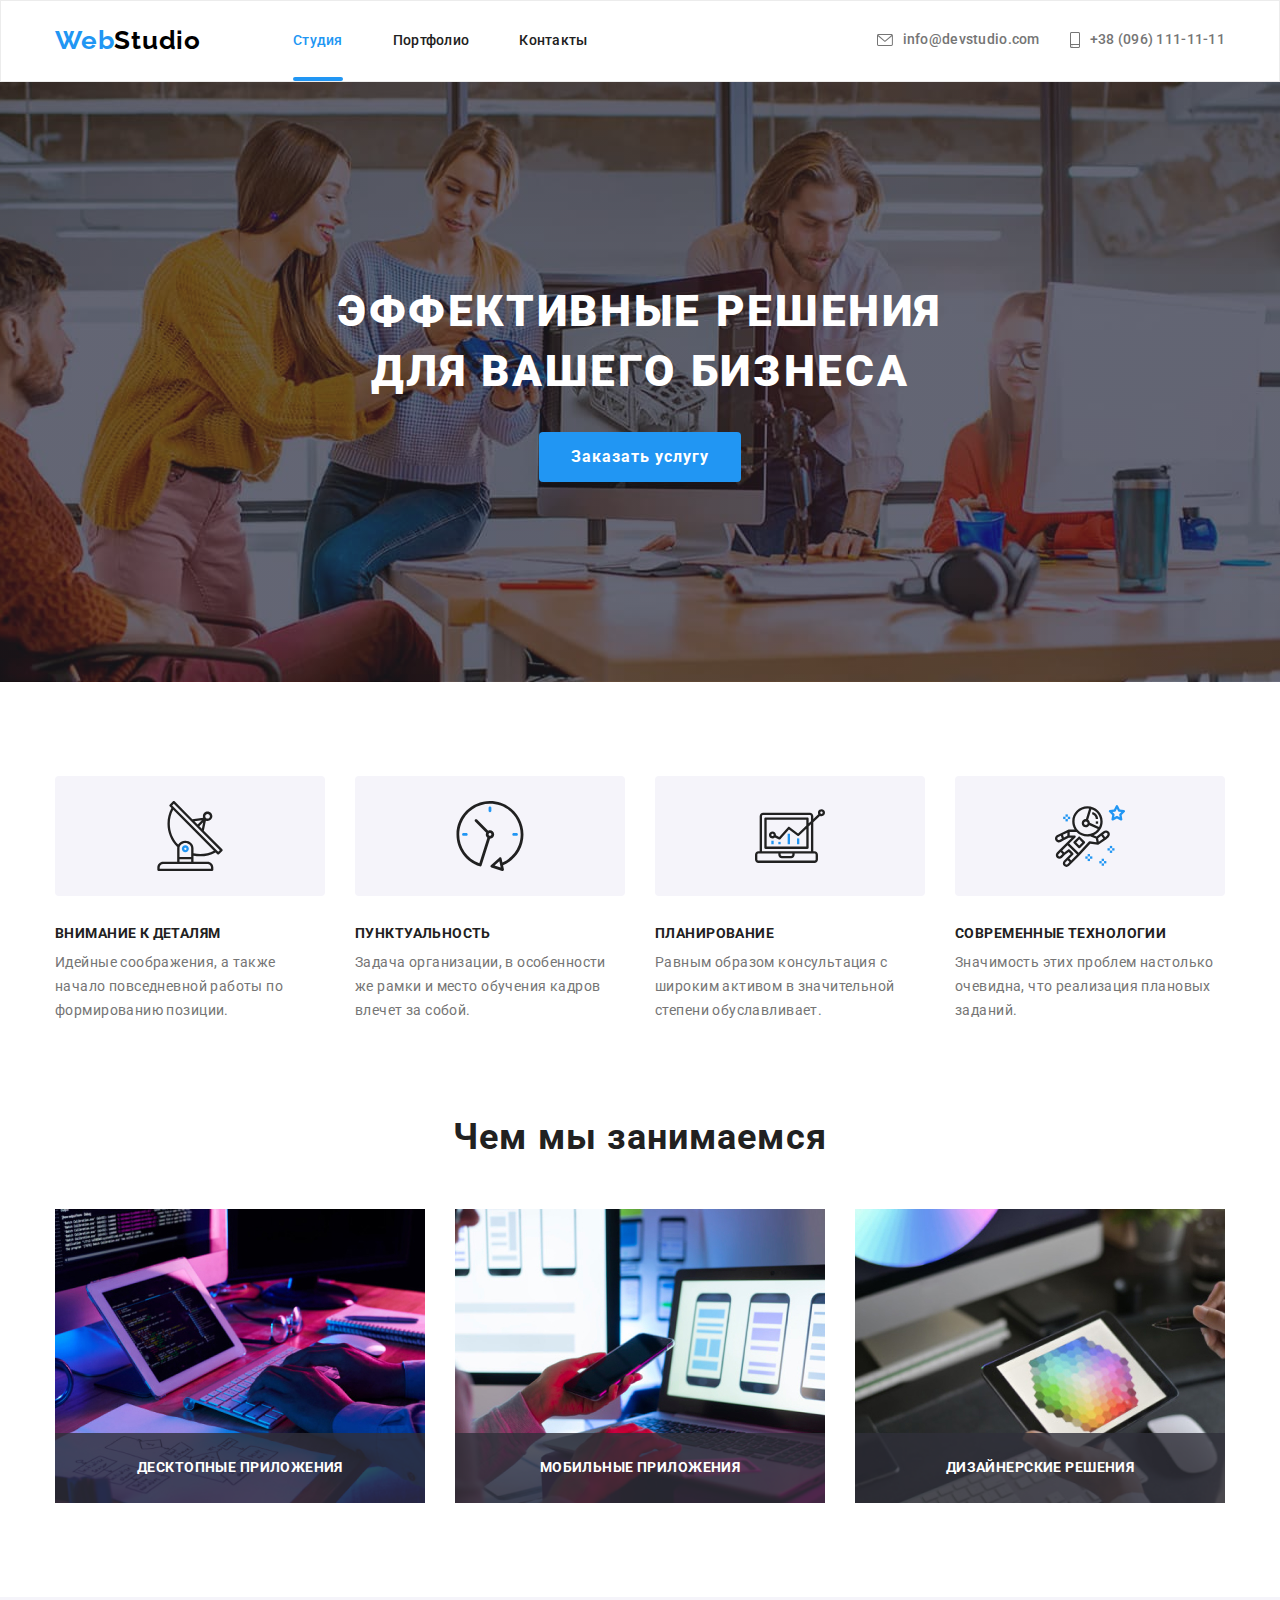
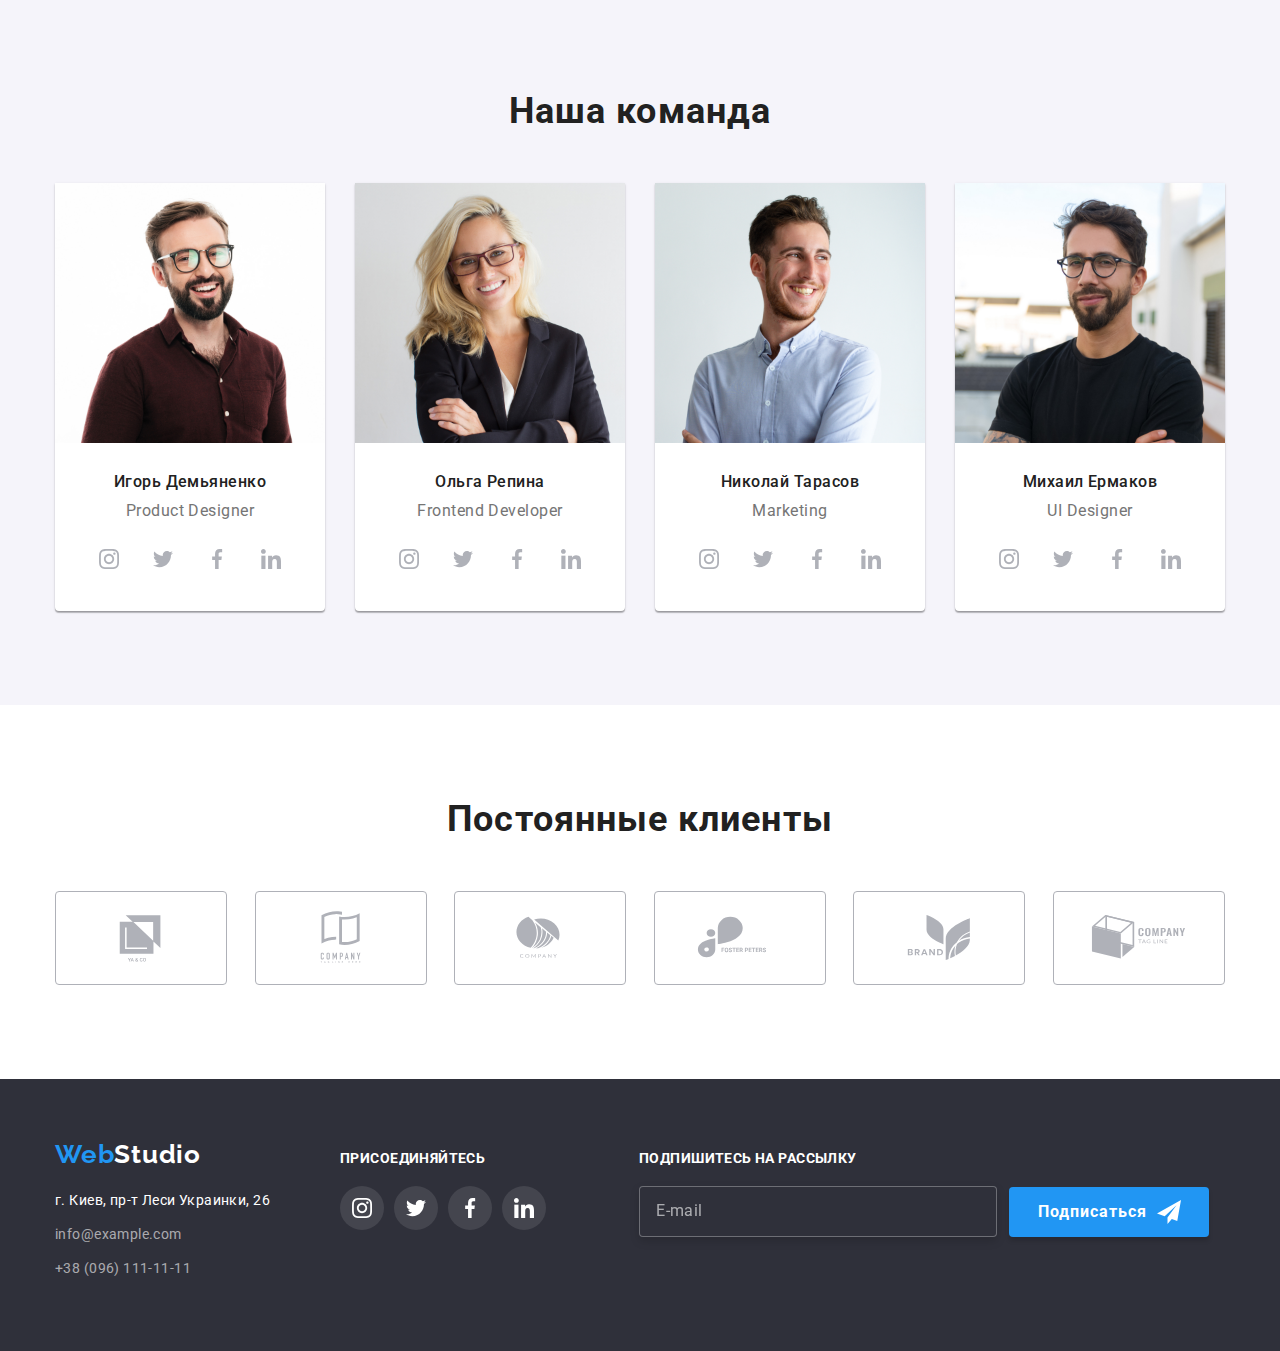
<file: index.html>
<!DOCTYPE html>
<html lang="ru">
  <head>
    <meta charset="UTF-8" />
    <meta http-equiv="X-UA-Compatible" content="IE=edge" />
    <meta name="viewport" content="width=device-width, initial-scale=1.0" />
    <title>WebStudio</title>
    <link rel="preconnect" href="https://fonts.gstatic.com" />
    <link
      href="https://fonts.googleapis.com/css2?family=Raleway:wght@700&family=Roboto:wght@400;500;700;900&display=swap"
      rel="stylesheet"
    />
    <link
      rel="stylesheet"
      href="https://cdnjs.cloudflare.com/ajax/libs/modern-normalize/1.1.0/modern-normalize.min.css
"
    />
    <link rel="stylesheet" href="./css/main.min.css" />
  </head>
  <body>
    <!--Header-->
    <header class="header">
      <div class="header__container container">
        <nav class="navigation">
          <a class="logo-link" href="./index.html"
            ><span class="logo-link__web">Web</span
            ><span class="logo-link__studio">Studio</span></a
          >
          <ul class="site-nav list">
            <li class="site-nav__item">
              <a class="site-nav__link link current" href="./index.html"
                >Студия</a
              >
            </li>
            <li class="site-nav__item">
              <a class="site-nav__link link" href="./portfolio.html"
                >Портфолио</a
              >
            </li>
            <li class="site-nav__item">
              <a class="site-nav__link link" href="#">Контакты</a>
            </li>
          </ul>
        </nav>

        <ul class="contact list">
          <li class="contact__item">
            <a class="contact__link link" href="mailto:info@devstudio.com">
              <svg class="contact__icon-envelope" width="16" height="12">
                <use href="./images/sprite.svg#icon-envelope"></use>
              </svg>
              info@devstudio.com
            </a>
          </li>
          <li class="contact__item">
            <a class="contact__link link" href="tel:+380961111111">
              <svg class="contact__icon-smartphone" width="10" height="16">
                <use href="./images/sprite.svg#icon-smartphone"></use>
              </svg>
              +38 (096) 111-11-11</a
            >
          </li>
        </ul>
      </div>
    </header>

    <main>
      <!--Hero-->

      <section class="hero">
        <div class="hero-page container">
          <h1 class="hero-page__title">
            Эффективные решения<br />для вашего бизнеса
          </h1>
          <button class="hero-btn" type="button" data-modal-open>
            Заказать услугу
          </button>
        </div>
      </section>

      <!--Features-->

      <section class="features-section">
        <div class="features-container container">
          <h2 class="visually-hidden">Приемущества компании</h2>
          <ul class="features list">
            <li class="features__item">
              <div class="features__wrapper">
                <svg class="features__icon">
                  <use href="./images/sprite.svg#icon-antenna "></use>
                </svg>
              </div>
              <div>
                <h3 class="features__title">Внимание к деталям</h3>
                <p class="features__text">
                  Идейные соображения, а также начало повседневной работы по
                  формированию позиции.
                </p>
              </div>
            </li>

            <li class="features__item">
              <div class="features__wrapper">
                <svg class="features__icon">
                  <use href="./images/sprite.svg#icon-clock "></use>
                </svg>
              </div>
              <div>
                <h3 class="features__title">Пунктуальность</h3>
                <p class="features__text">
                  Задача организации, в особенности же рамки и место обучения
                  кадров влечет за собой.
                </p>
              </div>
            </li>

            <li class="features__item">
              <div class="features__wrapper">
                <svg class="features__icon">
                  <use href="./images/sprite.svg#icon-diagram"></use>
                </svg>
              </div>
              <div>
                <h3 class="features__title">Планирование</h3>
                <p class="features__text">
                  Равным образом консультация с широким активом в значительной
                  степени обуславливает.
                </p>
              </div>
            </li>
            <li class="features__item">
              <div class="features__wrapper">
                <svg class="features__icon">
                  <use href="./images/sprite.svg#icon-astronaut"></use>
                </svg>
              </div>
              <div>
                <h3 class="features__title">Современные технологии</h3>
                <p class="features__text">
                  Значимость этих проблем настолько очевидна, что реализация
                  плановых заданий.
                </p>
              </div>
            </li>
          </ul>
        </div>
      </section>

      <!--Projects-->

      <section class="projects-section">
        <div class="project container">
          <h2 class="project__title">Чем мы занимаемся</h2>
          <ul class="project-list list">
            <li class="project-list__item">
              <div class="project-list__image">
                <img
                  src="./images/sitelayout.jpg"
                  alt="разработчик набирает код"
                  width="370"
                  height="294"
                />
                <p class="project-list__overlay">Десктопные приложения</p>
              </div>
            </li>
            <li class="project-list__item">
              <div class="project-list__image">
                <img
                  src="./images/mobiledesign.jpg"
                  alt="разработка мобильного дизайна"
                  width="370"
                  height="294"
                />
                <p class="project-list__overlay">Мобильные приложения</p>
              </div>
            </li>
            <li class="project-list__item">
              <div class="project-list__image">
                <img
                  src="./images/rastergraphics.jpg"
                  alt="растровая графика"
                  width="370"
                  height="294"
                />
                <p class="project-list__overlay">Дизайнерские решения</p>
              </div>
            </li>
          </ul>
        </div>
      </section>

      <!--Team company-->

      <section class="team-section">
        <div class="team container">
          <h2 class="team__title">Наша команда</h2>
          <ul class="team-list list">
            <li class="team-list__item">
              <img
                src="./images/igordemianenko.jpg"
                alt="фото игорь демьяненко"
                width="270"
                height="260"
              />
              <div class="person">
                <h3 class="person__name">Игорь Демьяненко</h3>
                <p class="person__position" lang="en">Product Designer</p>
                <ul class="social-list list">
                  <li class="social-list__item">
                    <a href="#" class="social-list__link">
                      <svg class="social-list__icon">
                        <use href="./images/sprite.svg#icon-instagram"></use>
                      </svg>
                    </a>
                  </li>
                  <li class="social-list__item">
                    <a href="#" class="social-list__link">
                      <svg class="social-list__icon">
                        <use href="./images/sprite.svg#icon-twitter"></use>
                      </svg>
                    </a>
                  </li>
                  <li class="social-list__item">
                    <a href="" class="social-list__link">
                      <svg class="social-list__icon">
                        <use href="./images/sprite.svg#icon-facebook"></use>
                      </svg>
                    </a>
                  </li>
                  <li class="social-list__item">
                    <a href="" class="social-list__link">
                      <svg class="social-list__icon">
                        <use href="./images/sprite.svg#icon-linkedin"></use>
                      </svg>
                    </a>
                  </li>
                </ul>
              </div>
            </li>
            <li class="team-list__item">
              <img
                src="./images/olgarepina.jpg"
                alt="фото ольга репина"
                width="270"
                height="260"
              />
              <div class="person">
                <h3 class="person__name">Ольга Репина</h3>
                <p class="person__position" lang="en">Frontend Developer</p>
                <ul class="social-list list">
                  <li class="social-list__item">
                    <a href="#" class="social-list__link">
                      <svg class="social-list__icon">
                        <use href="./images/sprite.svg#icon-instagram"></use>
                      </svg>
                    </a>
                  </li>
                  <li class="social-list__item">
                    <a href="#" class="social-list__link">
                      <svg class="social-list__icon">
                        <use href="./images/sprite.svg#icon-twitter"></use>
                      </svg>
                    </a>
                  </li>
                  <li class="social-list__item">
                    <a href="" class="social-list__link">
                      <svg class="social-list__icon">
                        <use href="./images/sprite.svg#icon-facebook"></use>
                      </svg>
                    </a>
                  </li>
                  <li class="social-list__item">
                    <a href="" class="social-list__link">
                      <svg class="social-list__icon">
                        <use href="./images/sprite.svg#icon-linkedin"></use>
                      </svg>
                    </a>
                  </li>
                </ul>
              </div>
            </li>
            <li class="team-list__item">
              <img
                src="./images/nikolaytarasov.jpg"
                alt="фото николай тарасов"
                width="270"
                height="260"
              />
              <div class="person">
                <h3 class="person__name">Николай Тарасов</h3>
                <p class="person__position" lang="en">Marketing</p>
                <ul class="social-list list">
                  <li class="social-list__item">
                    <a href="#" class="social-list__link">
                      <svg class="social-list__icon">
                        <use href="./images/sprite.svg#icon-instagram"></use>
                      </svg>
                    </a>
                  </li>
                  <li class="social-list__item">
                    <a href="#" class="social-list__link">
                      <svg class="social-list__icon">
                        <use href="./images/sprite.svg#icon-twitter"></use>
                      </svg>
                    </a>
                  </li>
                  <li class="social-list__item">
                    <a href="" class="social-list__link">
                      <svg class="social-list__icon">
                        <use href="./images/sprite.svg#icon-facebook"></use>
                      </svg>
                    </a>
                  </li>
                  <li class="social-list__item">
                    <a href="" class="social-list__link">
                      <svg class="social-list__icon">
                        <use href="./images/sprite.svg#icon-linkedin"></use>
                      </svg>
                    </a>
                  </li>
                </ul>
              </div>
            </li>
            <li class="team-list__item">
              <img
                src="./images/michailermakov.jpg"
                alt="фото михаил ермаков"
                width="270"
                height="260"
              />
              <div class="person">
                <h3 class="person__name">Михаил Ермаков</h3>
                <p class="person__position" lang="en">UI Designer</p>
                <ul class="social-list list">
                  <li class="social-list__item">
                    <a href="#" class="social-list__link">
                      <svg class="social-list__icon">
                        <use href="./images/sprite.svg#icon-instagram"></use>
                      </svg>
                    </a>
                  </li>
                  <li class="social-list__item">
                    <a href="#" class="social-list__link">
                      <svg class="social-list__icon">
                        <use href="./images/sprite.svg#icon-twitter"></use>
                      </svg>
                    </a>
                  </li>
                  <li class="social-list__item">
                    <a href="#" class="social-list__link">
                      <svg class="social-list__icon">
                        <use href="./images/sprite.svg#icon-facebook"></use>
                      </svg>
                    </a>
                  </li>
                  <li class="social-list__item">
                    <a href="#" class="social-list__link">
                      <svg class="social-list__icon">
                        <use href="./images/sprite.svg#icon-linkedin"></use>
                      </svg>
                    </a>
                  </li>
                </ul>
              </div>
            </li>
          </ul>
        </div>
      </section>

      <!--Clients-->

      <section class="clients-section">
        <div class="clients-container container">
          <h2 class="clients-container__title">Постоянные клиенты</h2>
          <ul class="client list">
            <li class="client__item">
              <a href="#" class="client__link">
                <svg class="client__icon" width="106" height="60">
                  <use href="./images/sprite.svg#icon-company1"></use>
                </svg>
              </a>
            </li>
            <li class="client__item">
              <a href="#" class="client__link">
                <svg class="client__icon" width="106" height="60">
                  <use href="./images/sprite.svg#icon-company2"></use>
                </svg>
              </a>
            </li>
            <li class="client__item">
              <a href="#" class="client__link">
                <svg class="client__icon" width="106" height="60">
                  <use href="./images/sprite.svg#icon-company3"></use>
                </svg>
              </a>
            </li>
            <li class="client__item">
              <a href="#" class="client__link">
                <svg class="client__icon" width="106" height="60">
                  <use href="./images/sprite.svg#icon-company4"></use>
                </svg>
              </a>
            </li>
            <li class="client__item">
              <a href="#" class="client__link">
                <svg class="client__icon" width="106" height="60">
                  <use href="./images/sprite.svg#icon-company-5"></use>
                </svg>
              </a>
            </li>
            <li class="client__item">
              <a href="#" class="client__link">
                <svg class="client__icon" width="106" height="60">
                  <use href="./images/sprite.svg#icon-company6"></use>
                </svg>
              </a>
            </li>
          </ul>
        </div>
      </section>
    </main>

    <!--Footer-->

    <footer class="footer">
      <div class="footer-container container">
        <div class="footer-contacts">
          <a class="footer-logo" href="./index.html"
            ><span class="logo-link__web">Web</span
            ><span class="footer-logo__studio">Studio</span></a
          >
          <address class="address-company">
            г. Киев, пр-т Леси Украинки, 26
          </address>
          <ul class="address list">
            <li class="address__link-item">
              <a class="address__link" href="mailto:info@example.com"
                >info@example.com</a
              >
            </li>
            <li class="address__link-item">
              <a class="address__link" href="tel:+380961111111">
                +38 (096) 111-11-11</a
              >
            </li>
          </ul>
        </div>

        <div class="footer-social">
          <p class="footer-social__text">присоединяйтесь</p>
          <ul class="footer-list list">
            <li class="footer-list__item">
              <a href="#" class="footer-list__link">
                <svg class="footer-list__icon">
                  <use href="./images/sprite.svg#icon-instagram"></use>
                </svg>
              </a>
            </li>
            <li class="footer-list__item">
              <a href="#" class="footer-list__link">
                <svg class="footer-list__icon">
                  <use href="./images/sprite.svg#icon-twitter"></use>
                </svg>
              </a>
            </li>
            <li class="footer-list__item">
              <a href="#" class="footer-list__link">
                <svg class="footer-list__icon">
                  <use href="./images/sprite.svg#icon-facebook"></use>
                </svg>
              </a>
            </li>
            <li class="footer-list__item">
              <a href="#" class="footer-list__link">
                <svg class="footer-list__icon">
                  <use href="./images/sprite.svg#icon-linkedin"></use>
                </svg>
              </a>
            </li>
          </ul>
        </div>
        <div class="subscription">
          <p class="subscription__text">Подпишитесь на рассылку</p>
          <form action="#" class="footer-form">
            <label>
              <input
                type="email"
                class="footer-form__email"
                name="footer-email"
                placeholder="E-mail"
                title="your@mail.com"
                required
              />
            </label>
            <button type="submit" class="footer-btn">
              Подписаться
              <svg class="footer-btn__icon" width="24" height="24">
                <use href="./images/sprite.svg#icon-icon-send"></use>
              </svg>
            </button>
          </form>
        </div>
      </div>
    </footer>

    <!--Backdrop-->

    <div class="backdrop is-hidden" data-modal>
      <div class="modal-window">
        <button class="close-window" type="button">
          <svg
            class="close-window__icon"
            width="18"
            height="18"
            data-modal-close
          >
            <use href="./images/sprite.svg#icon-close"></use>
          </svg>
        </button>
        <form action="#" class="modal-form">
          <p class="modal-form__text">
            Оставьте свои данные, мы вам перезвоним
          </p>
          <label class="modal-form__field">
            Имя
            <span class="modal-form__wrapper">
              <input
                type="text"
                class="modal-form__input"
                name="user-name"
                minlength="2"
                pattern="[a-zA-Zа-яёА-ЯЁ]+"
                title="имя должно содержать символы латиницы или кириллицы"
                required
              />
              <svg class="modal-form__icon">
                <use href="./images/sprite.svg#icon-person"></use>
              </svg>
            </span>
          </label>
          <label class="modal-form__field">
            Телефон
            <span class="modal-form__wrapper">
              <input
                type="tel"
                class="modal-form__input"
                name="user-tel"
                pattern="[0-9]{3}-[0-9]{3}-[0-9]{2}-[0-9]{2}"
                title="096-000-00-00"
                required
              />
              <svg class="modal-form__icon">
                <use href="./images/sprite.svg#icon-phone"></use>
              </svg>
            </span>
          </label>
          <label class="modal-form__field">
            Почта
            <span class="modal-form__wrapper">
              <input
                type="email"
                class="modal-form__input"
                name="user-email"
                title="your@mail.com"
                required
              />
              <svg class="modal-form__icon">
                <use href="./images/sprite.svg#icon-email"></use>
              </svg>
            </span>
          </label>
          <label class="modal-form__field">
            Комментарий
            <textarea
              name="user-message"
              class="modal-form__message"
              placeholder="Введите текст"
            ></textarea>
          </label>
          <input
            type="checkbox"
            class="modal-form__checkbox visually-hidden"
            id="accept-policy"
          />
          <label for="accept-policy" class="modal-form__checkbox-label"
            >Соглашаюсь с рассылкой и принимаю&nbsp;
            <a href="#" class="modal-form__link">Условия договора</a>
          </label>
          <button type="submit" class="modal-form__button">Отправить</button>
        </form>
      </div>
    </div>
    <script src="./js/modal.js"></script>
  </body>
</html>
</file>
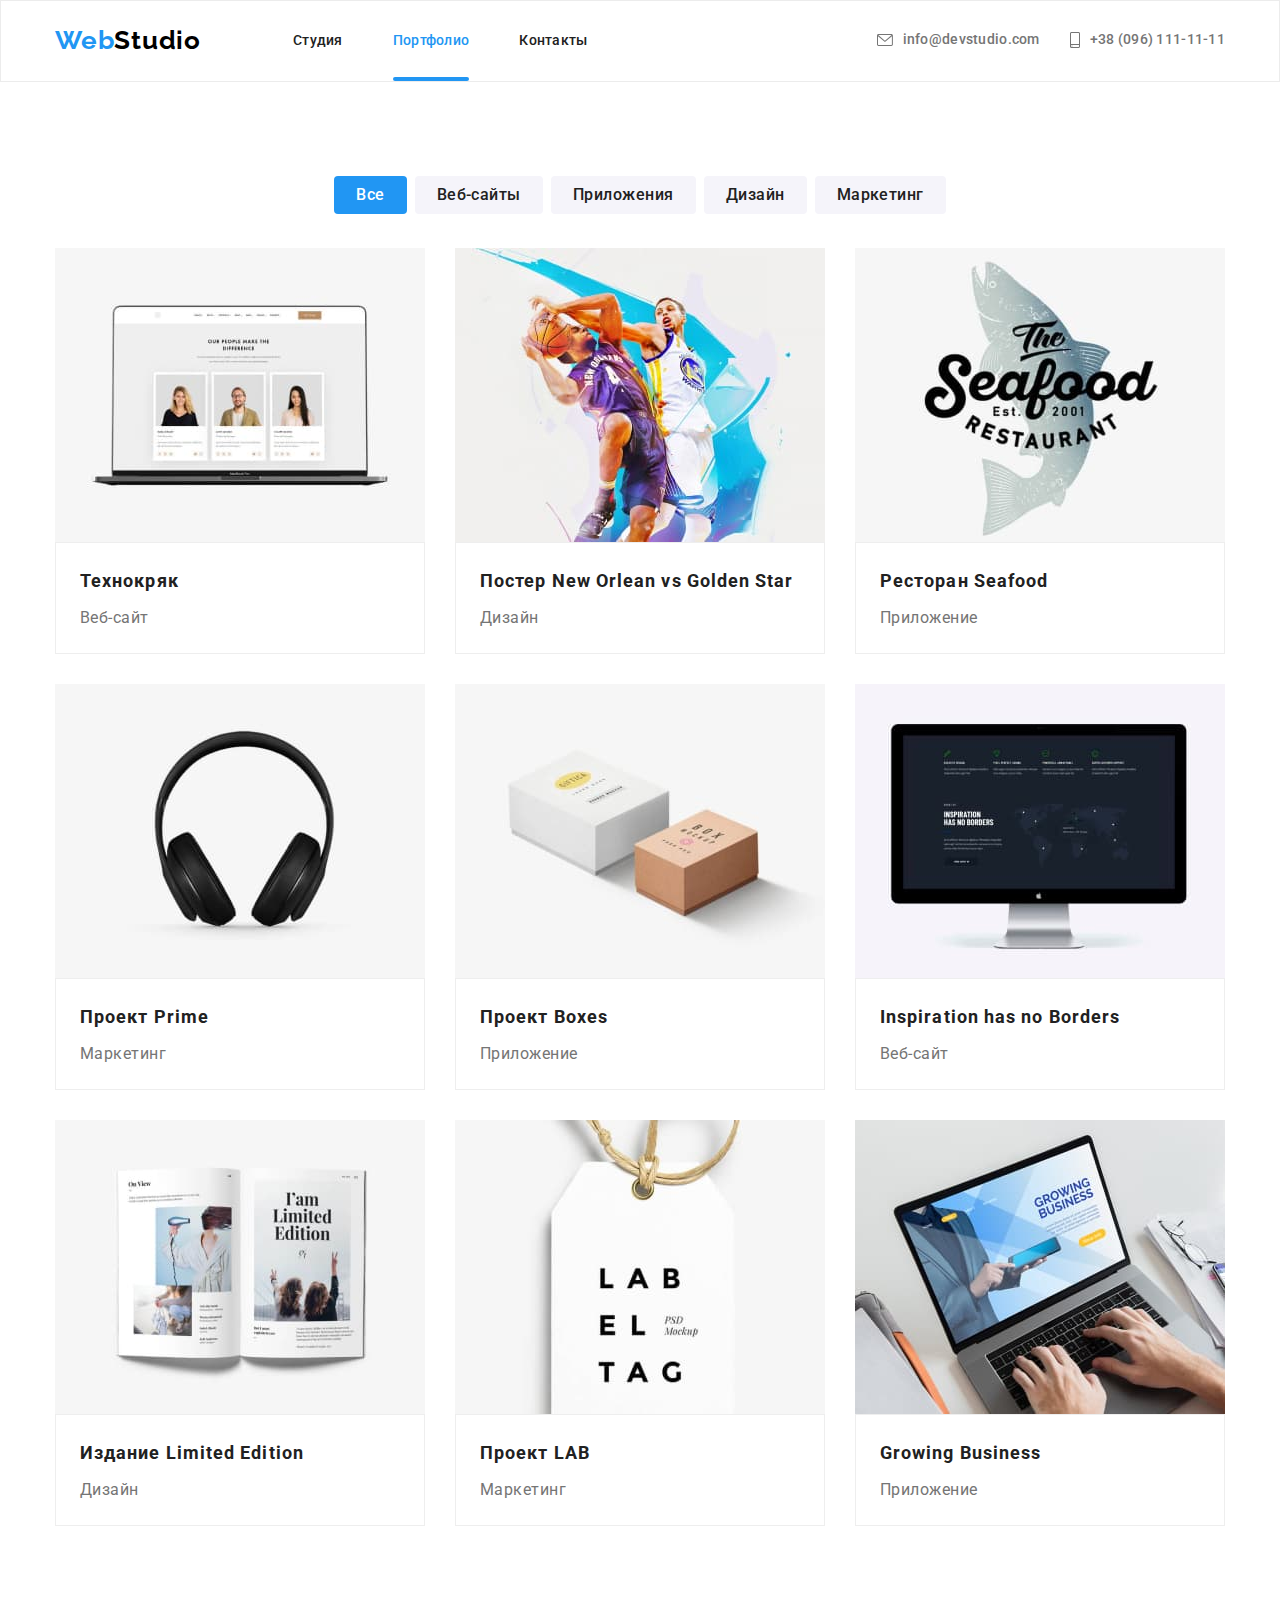
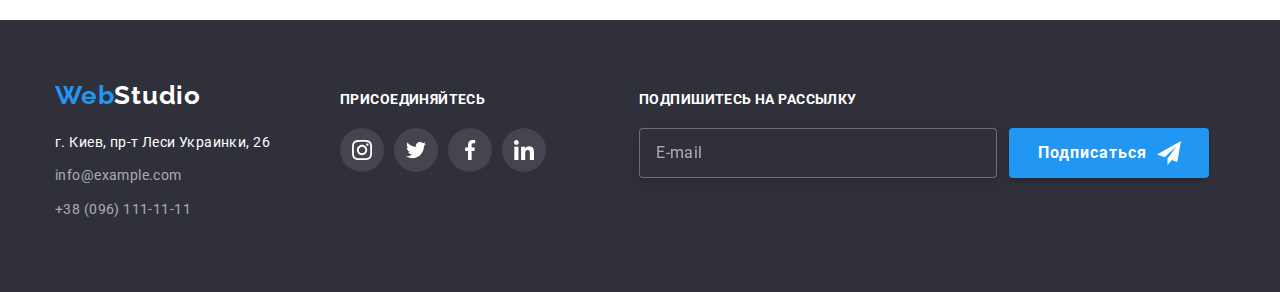
<file: portfolio.html>
<!DOCTYPE html>
<html lang="ru">
  <head>
    <meta charset="UTF-8" />
    <meta http-equiv="X-UA-Compatible" content="IE=edge" />
    <meta name="viewport" content="width=device-width, initial-scale=1.0" />
    <title>Портфолио</title>
    <link rel="preconnect" href="https://fonts.gstatic.com" />
    <link
      href="https://fonts.googleapis.com/css2?family=Raleway:wght@700&family=Roboto:wght@400;500;700;900&display=swap"
      rel="stylesheet"
    />
    <link
      rel="stylesheet"
      href="https://cdnjs.cloudflare.com/ajax/libs/modern-normalize/1.1.0/modern-normalize.min.css
"
    />
    <link rel="stylesheet" href="./css/main.min.css" />
  </head>
  <body>
    <!--Header-->
    <header class="header">
      <div class="header__container container">
        <nav class="navigation">
          <a class="logo-link" href="./index.html"
            ><span class="logo-link__web">Web</span
            ><span class="logo-link__studio">Studio</span></a
          >
          <ul class="site-nav list">
            <li class="site-nav__item">
              <a class="site-nav__link link" href="./index.html">Студия</a>
            </li>
            <li class="site-nav__item">
              <a class="site-nav__link link current" href="./portfolio.html"
                >Портфолио</a
              >
            </li>
            <li class="site-nav__item">
              <a class="site-nav__link link" href="#">Контакты</a>
            </li>
          </ul>
        </nav>

        <ul class="contact list">
          <li class="contact__item">
            <a class="contact__link link" href="mailto:info@devstudio.com">
              <svg class="contact__icon-envelope" width="16" height="12">
                <use href="./images/sprite.svg#icon-envelope"></use>
              </svg>
              info@devstudio.com
            </a>
          </li>
          <li class="contact__item">
            <a class="contact__link link" href="tel:+380961111111">
              <svg class="contact__icon-smartphone" width="10" height="16">
                <use href="./images/sprite.svg#icon-smartphone"></use>
              </svg>
              +38 (096) 111-11-11</a
            >
          </li>
        </ul>
      </div>
    </header>

    <!--Main-->
    <main>
      <!--Developments-->
      <section class="developments-section">
        <div class="developments-container container">
          <h2 class="visually-hidden">Наши разработки</h2>
          <ul class="catalog-nav">
            <li class="catalog-nav__item">
              <button class="catalog-nav__btn current" type="button">
                Все
              </button>
            </li>
            <li class="catalog-nav__item">
              <button class="catalog-nav__btn" type="button">Веб-сайты</button>
            </li>
            <li class="catalog-nav__item">
              <button class="catalog-nav__btn" type="button">Приложения</button>
            </li>
            <li class="catalog-nav__item">
              <button class="catalog-nav__btn" type="button">Дизайн</button>
            </li>
            <li class="catalog-nav__item">
              <button class="catalog-nav__btn" type="button">Маркетинг</button>
            </li>
          </ul>
          <ul class="development list">
            <li class="development__item">
              <a class="development__link" href="#">
                <div class="development__image">
                  <img
                    src="./images/portfolio/technocryk.jpg"
                    alt="изображение веб-сайта на экране"
                    width="370"
                    height="294"
                  />
                  <p class="development__overlay">
                    Технокряк это современная площадка распространения
                    коронавируса. Компании используют эту платформу для
                    цифрового шпионажа и атак на защищённые сервера конкурентов.
                  </p>
                </div>

                <div class="development__description">
                  <h3 class="development__name">Технокряк</h3>
                  <p class="development__section-app">Веб-сайт</p>
                </div>
              </a>
            </li>
            <li class="development__item">
              <a class="development__link" href="#">
                <div class="development__image">
                  <img
                    src="./images/portfolio/poster.jpg"
                    alt="изображение двух баскетболистов на постере"
                    width="370"
                    height="294"
                  />
                  <p class="development__overlay">
                    Технокряк это современная площадка распространения
                    коронавируса. Компании используют эту платформу для
                    цифрового шпионажа и атак на защищённые сервера конкурентов.
                  </p>
                </div>

                <div class="development__description">
                  <h3 class="development__name">
                    Постер New Orlean vs Golden Star
                  </h3>
                  <p class="development__section-app">Дизайн</p>
                </div>
              </a>
            </li>
            <li class="development__item">
              <a class="development__link" href="#">
                <div class="development__image">
                  <img
                    src="./images/portfolio/restaurantseafood.jpg"
                    alt="изображение рыбы на фоне логотипа ресторана"
                    width="370"
                    height="294"
                  />
                  <p class="development__overlay">
                    Технокряк это современная площадка распространения
                    коронавируса. Компании используют эту платформу для
                    цифрового шпионажа и атак на защищённые сервера конкурентов.
                  </p>
                </div>

                <div class="development__description">
                  <h3 class="development__name">Ресторан Seafood</h3>
                  <p class="development__section-app">Приложение</p>
                </div>
              </a>
            </li>
            <li class="development__item">
              <a class="development__link" href="#">
                <div class="development__image">
                  <img
                    src="./images/portfolio/projectprime.jpg"
                    alt="изображение наушников"
                    width="370"
                    height="294"
                  />
                  <p class="development__overlay">
                    Технокряк это современная площадка распространения
                    коронавируса. Компании используют эту платформу для
                    цифрового шпионажа и атак на защищённые сервера конкурентов.
                  </p>
                </div>

                <div class="development__description">
                  <h3 class="development__name">Проект Prime</h3>
                  <p class="development__section-app">Маркетинг</p>
                </div>
              </a>
            </li>
            <li class="development__item">
              <a class="development__link" href="#">
                <div class="development__image">
                  <img
                    src="./images/portfolio/projectboxes.jpg"
                    alt="избражение две коробки"
                    width="370"
                    height="294"
                  />
                  <p class="development__overlay">
                    Технокряк это современная площадка распространения
                    коронавируса. Компании используют эту платформу для
                    цифрового шпионажа и атак на защищённые сервера конкурентов.
                  </p>
                </div>

                <div class="development__description">
                  <h3 class="development__name">Проект Boxes</h3>
                  <p class="development__section-app">Приложение</p>
                </div>
              </a>
            </li>
            <li class="development__item">
              <a class="development__link" href="#">
                <div class="development__image">
                  <img
                    src="./images/portfolio/inspirationhasnoborders.jpg"
                    alt="изображение веб-сайта на экране"
                    width="370"
                    height="294"
                  />
                  <p class="development__overlay">
                    Технокряк это современная площадка распространения
                    коронавируса. Компании используют эту платформу для
                    цифрового шпионажа и атак на защищённые сервера конкурентов.
                  </p>
                </div>

                <div class="development__description">
                  <h3 class="development__name" lang="en">
                    Inspiration has no Borders
                  </h3>
                  <p class="development__section-app">Веб-сайт</p>
                </div>
              </a>
            </li>
            <li class="development__item">
              <a class="development__link" href="#">
                <div class="development__image">
                  <img
                    src="./images/portfolio/editionlimitededition.jpg"
                    alt="открытый журнал"
                    width="370"
                    height="294"
                  />
                  <p class="development__overlay">
                    Технокряк это современная площадка распространения
                    коронавируса. Компании используют эту платформу для
                    цифрового шпионажа и атак на защищённые сервера конкурентов.
                  </p>
                </div>

                <div class="development__description">
                  <h3 class="development__name">Издание Limited Edition</h3>
                  <p class="development__section-app">Дизайн</p>
                </div>
              </a>
            </li>
            <li class="development__item">
              <a class="development__link" href="#">
                <div class="development__image">
                  <img
                    src="./images/portfolio/projectlab.jpg"
                    alt="изображение бирка"
                    width="370"
                    height="294"
                  />
                  <p class="development__overlay">
                    Технокряк это современная площадка распространения
                    коронавируса. Компании используют эту платформу для
                    цифрового шпионажа и атак на защищённые сервера конкурентов.
                  </p>
                </div>

                <div class="development__description">
                  <h3 class="development__name">Проект LAB</h3>
                  <p class="development__section-app">Маркетинг</p>
                </div>
              </a>
            </li>
            <li class="development__item">
              <a class="development__link" href="#">
                <div class="development__image">
                  <img
                    src="./images/portfolio/growingbusiness.jpg"
                    alt="изображение веб-сайта на экране"
                    width="370"
                    height="294"
                  />
                  <p class="development__overlay">
                    Технокряк это современная площадка распространения
                    коронавируса. Компании используют эту платформу для
                    цифрового шпионажа и атак на защищённые сервера конкурентов.
                  </p>
                </div>

                <div class="development__description">
                  <h3 class="development__name" lang="en">Growing Business</h3>
                  <p class="development__section-app">Приложение</p>
                </div>
              </a>
            </li>
          </ul>
        </div>
      </section>

      <!--Footer-->
      <footer class="footer">
        <div class="footer-container container">
          <div class="footer-contacts">
            <a class="footer-logo" href="./index.html"
              ><span class="logo-link__web">Web</span
              ><span class="footer-logo__studio">Studio</span></a
            >
            <address class="address-company">
              г. Киев, пр-т Леси Украинки, 26
            </address>
            <ul class="address list">
              <li class="address__link-item">
                <a class="address__link" href="mailto:info@example.com"
                  >info@example.com</a
                >
              </li>
              <li class="address__link-item">
                <a class="address__link" href="tel:+380961111111">
                  +38 (096) 111-11-11</a
                >
              </li>
            </ul>
          </div>

          <div class="footer-social">
            <p class="footer-social__text">присоединяйтесь</p>
            <ul class="footer-list list">
              <li class="footer-list__item">
                <a href="#" class="footer-list__link">
                  <svg class="footer-list__icon">
                    <use href="./images/sprite.svg#icon-instagram"></use>
                  </svg>
                </a>
              </li>
              <li class="footer-list__item">
                <a href="#" class="footer-list__link">
                  <svg class="footer-list__icon">
                    <use href="./images/sprite.svg#icon-twitter"></use>
                  </svg>
                </a>
              </li>
              <li class="footer-list__item">
                <a href="#" class="footer-list__link">
                  <svg class="footer-list__icon">
                    <use href="./images/sprite.svg#icon-facebook"></use>
                  </svg>
                </a>
              </li>
              <li class="footer-list__item">
                <a href="#" class="footer-list__link">
                  <svg class="footer-list__icon">
                    <use href="./images/sprite.svg#icon-linkedin"></use>
                  </svg>
                </a>
              </li>
            </ul>
          </div>
          <div class="subscription">
            <p class="subscription__text">Подпишитесь на рассылку</p>
            <form action="#" class="footer-form">
              <label>
                <input
                  type="email"
                  class="footer-form__email"
                  name="footer-email"
                  placeholder="E-mail"
                  title="your@mail.com"
                  required
                />
              </label>
              <button type="submit" class="footer-btn">
                Подписаться
                <svg class="footer-btn__icon" width="24" height="24">
                  <use href="./images/sprite.svg#icon-icon-send"></use>
                </svg>
              </button>
            </form>
          </div>
        </div>
      </footer>
    </main>
  </body>
</html>
</file>
<file: css/main.min.css>
:root{--main-font: "Roboto", sans-serif;--secondary-font: "Raleway", sans-serif;--accent-color: #2196f3;--main-color: #212121;--secondary-color: #757575}.visually-hidden{position:absolute !important;clip:rect(1px 1px 1px 1px);clip:rect(1px, 1px, 1px, 1px);padding:0 !important;border:0 !important;height:1px !important;width:1px !important;overflow:hidden}h1,h2,h3,h4,h5,h6,p{margin-top:0;margin-bottom:0}ul,ol{margin-top:0;margin-bottom:0;padding-left:0}img{display:block}body{font-family:var(--main-font);font-weight:400;color:var(--main-color)}.link,.contact-link,.logo-link{text-decoration:none}.list{list-style:none;padding:0;margin:0}.container{width:1200px;padding-left:15px;padding-right:15px;margin-left:auto;margin-right:auto}.hero-btn{font-family:inherit;background:var(--accent-color);font-weight:700;font-size:16px;line-height:1.87;display:flex;align-items:center;letter-spacing:0.06em;color:#ffffff;cursor:pointer;border-radius:4px;border:none;padding:10px 32px;text-align:center;margin-left:auto;margin-right:auto;transition-duration:250ms;transition-timing-function:cubic-bezier(0.4, 0, 0.2, 1)}.hero-btn:hover,.hero-btn:focus{background:#188ce8}.social-list{display:flex;justify-content:space-between;align-items:center}.social-list__link{display:flex;align-items:center;justify-content:center;width:44px;height:44px;border-radius:50%;background-color:#ffffff;fill:#afb1b8;transition-duration:250ms;transition-timing-function:cubic-bezier(0.4, 0, 0.2, 1)}.social-list__link:hover,.social-list__link:focus{background:var(--accent-color);fill:#ffffff}.social-list__icon{width:20px;height:20px}.footer-list{display:flex;align-items:center;justify-content:center}.footer-list__item{display:flex;align-items:center;justify-content:center;margin-right:10px}.footer-list__item:last-child{margin-right:0}.footer-list__link{display:flex;align-items:center;justify-content:center;width:44px;height:44px;border-radius:50%;background-color:rgba(255,255,255,0.1);fill:#ffffff}.footer-list__link:hover,.footer-list__link:focus{background:var(--accent-color)}.footer-list__icon{width:20px;height:20px}.footer-btn{position:relative;width:200px;height:50px;padding-top:10px;padding-bottom:10px;padding-right:62px;padding-left:29px;font-family:inherit;background:var(--accent-color);font-weight:700;font-size:16px;line-height:1.87;letter-spacing:0.06em;color:#ffffff;box-shadow:0px 4px 4px rgba(0,0,0,0.15);border-radius:4px;border:none;cursor:pointer;transition-duration:250ms;transition-timing-function:cubic-bezier(0.4, 0, 0.2, 1)}.footer-btn:hover,.footer-btn:focus{background:#188ce8}.footer-btn__icon{position:absolute;top:13px;right:28px}.backdrop{position:fixed;top:0;left:0;width:100vw;height:100vh;background:rgba(0,0,0,0.2);opacity:1;transition:opacity 250ms cubic-bezier(0.4, 0, 0.2, 1),visibility 250ms cubic-bezier(0.4, 0, 0.2, 1)}.backdrop.is-hidden{opacity:0;pointer-events:none}.modal-window{position:absolute;top:50%;left:50%;min-width:528px;min-height:581px;background-color:#ffffff;transform:translate(-50%, -50%);padding:40px}.close-window{position:absolute;top:8px;right:8px;width:30px;height:30px;background-color:#ffffff;border-radius:50%;border:1px solid rgba(0,0,0,0.1);padding:0;cursor:pointer}.close-window__icon{position:absolute;top:50%;left:50%;transform:translate(-50%, -50%);transition-duration:250ms;transition-timing-function:cubic-bezier(0.4, 0, 0.2, 1)}.close-window__icon:hover,.close-window__icon:focus{fill:var(--accent-color)}.modal-form{display:flex;flex-direction:column}.modal-form__text{font-weight:700;font-size:20px;line-height:1.15;text-align:center;letter-spacing:0.03em;color:#212121;margin-bottom:12px}.modal-form__field{font-weight:400;font-size:12px;line-height:1.16;letter-spacing:0.01em;color:#757575;margin-bottom:10px}.modal-form__wrapper{position:relative;display:block;margin-top:4px}.modal-form__input{width:100%;height:40px;border:1px solid rgba(33,33,33,0.2);border-radius:4px;padding-left:42px;transition:border-color 250ms cubic-bezier(0.4, 0, 0.2, 1)}.modal-form__input:focus{outline:none;border-color:var(--accent-color)}.modal-form__icon{position:absolute;top:50%;left:12px;transform:translateY(-50%);display:block;width:18px;height:18px;fill:#212121;transition:fill 250ms cubic-bezier(0.4, 0, 0.2, 1)}.modal-form__input:focus+.modal-form__icon{fill:var(--accent-color)}.modal-form__message{width:100%;height:120px;margin-top:4px;color:#000000;border:1px solid rgba(33,33,33,0.2);border-radius:4px;padding:12px 16px;resize:none;transition:border-color 250ms cubic-bezier(0.4, 0, 0.2, 1)}.modal-form__message::placeholder{color:rgba(117,117,117,0.5)}.modal-form__message:focus{outline:none;border-color:var(--accent-color)}.modal-form__checkbox-label{display:flex;align-items:center;justify-content:center;font-size:14px;line-height:1.71;letter-spacing:0.03em;color:#757575;margin-bottom:30px;margin-left:14px}.modal-form__checkbox-label::before{display:block;content:"";width:16px;height:15px;border:1px solid #212121;border-radius:2px;cursor:pointer;margin-right:8px}.modal-form__checkbox:checked+.modal-form__checkbox-label::before{background-image:url("../images/vector.svg");background-color:var(--accent-color);background-repeat:no-repeat;background-size:contain;border:none;border-radius:2px;background-position:center}.modal-form__checkbox:focus+.modal-form__checkbox-label::before{outline:1px solid #212121}.modal-form__link{color:var(--accent-color)}.modal-form__button{font-family:inherit;background:var(--accent-color);font-weight:700;font-size:16px;line-height:1.87;display:flex;align-items:center;letter-spacing:0.06em;color:#ffffff;cursor:pointer;border-radius:4px;border:none;padding:10px 56px;text-align:center;margin-left:auto;margin-right:auto;transition-duration:250ms;transition-timing-function:cubic-bezier(0.4, 0, 0.2, 1)}.modal-form__button:hover,.modal-form__button:focus{background:#188ce8}.header{background:#ffffff;padding-top:24px;padding-bottom:25px;border:1px solid #ececec}.header__container{display:flex;align-items:center;justify-content:space-between}.navigation{display:flex;align-items:center}.logo-link{margin-right:92px}.logo-link__web{color:var(--accent-color);font-family:var(--secondary-font);font-weight:700;font-size:26px;line-height:1.19;letter-spacing:0.03em}.logo-link__studio{color:#000000;font-family:var(--secondary-font);font-weight:700;font-size:26px;line-height:1.19;letter-spacing:0.03em}.site-nav{display:flex;align-items:center}.site-nav__item:not(:last-child){margin-right:50px}.site-nav__link{position:relative;font-weight:500;font-size:14px;line-height:1.14;letter-spacing:0.02em;color:var(--main-color);transition-duration:250ms;transition-timing-function:cubic-bezier(0.4, 0, 0.2, 1)}.site-nav__link:hover,.site-nav__link:focus{color:var(--accent-color)}.site-nav__link.current{color:var(--accent-color)}.site-nav__link.current::after{position:absolute;content:"";width:100%;height:4px;border-radius:2px;background-color:var(--accent-color);display:block;bottom:-33px}.contact{display:flex;align-items:center}.contact__item{margin-right:30px}.contact__item:last-child{margin-right:0}.contact__link{display:flex;align-items:center;font-weight:500;font-size:14px;line-height:1.14;letter-spacing:0.02em;color:var(--secondary-color);transition-duration:250ms;transition-timing-function:cubic-bezier(0.4, 0, 0.2, 1)}.contact__link:hover,.contact__link:focus{color:var(--accent-color)}.contact__icon-envelope{margin-right:10px;fill:currentColor}.contact__icon-smartphone{margin-right:10px;fill:currentColor}.hero{background-image:linear-gradient(rgba(47,48,58,0.4), rgba(47,48,58,0.4)),url("../images/hero/bg.jpg");background-size:1600px;background-repeat:no-repeat;background-position:center;text-align:center}.hero-page{padding-bottom:200px;padding-top:200px}.hero-page__title{font-weight:900;font-size:44px;line-height:1.36;letter-spacing:0.06em;text-transform:uppercase;color:#ffffff;margin-bottom:30px}.features-section{background:#ffffff}.features-container{display:flex;align-items:center}.features{list-style:none;display:flex;align-items:center;justify-content:space-between;padding-top:94px;padding-bottom:94px}.features__item{margin-right:30px}.features__item:last-child{margin-right:0}.features__wrapper{display:flex;justify-content:center;align-items:center;width:270px;height:120px;background:#f5f4fa;border-radius:4px;margin-bottom:30px}.features__icon{width:70px;height:70px}.features__title{font-weight:700;font-size:14px;line-height:1.14;letter-spacing:0.03em;text-transform:uppercase;color:var(--main-color);margin-top:0;margin-bottom:10px}.features__text{font-size:14px;line-height:1.71;letter-spacing:0.03em;color:var(--secondary-color);margin-top:0}.projects-section{background:#ffffff}.project{padding-bottom:94px}.project__title{font-weight:700;font-size:36px;line-height:1.16;text-align:center;letter-spacing:0.03em;color:var(--main-color);margin-top:0;margin-bottom:50px}.project-list{display:flex;align-items:center;justify-content:space-between}.project-list__item{width:370px;height:294px;margin-right:30px}.project-list__item:last-child{margin-right:0}.project-list__image{position:relative}.project-list__overlay{position:absolute;bottom:0;left:0;width:100%;height:70px;background:rgba(47,48,58,0.8);font-weight:700;font-size:14px;line-height:1.14;text-align:center;letter-spacing:0.03em;text-transform:uppercase;color:#ffffff;padding-top:27px}.team-section{background:#f5f4fa}.team{padding-top:94px;padding-bottom:94px}.team__title{font-weight:700;font-size:36px;line-height:1.16;text-align:center;letter-spacing:0.03em;color:var(--main-color);margin-bottom:50px}.team-list{display:flex;align-items:center;justify-content:space-between}.team-list__item{width:270px;height:428px;margin-right:30px;background:#ffffff;box-shadow:0px 1px 3px rgba(0,0,0,0.12),0px 1px 1px rgba(0,0,0,0.14),0px 2px 1px rgba(0,0,0,0.2);border-radius:0px 0px 4px 4px}.team-list__item:last-child{margin-right:0}.person{padding-top:30px;padding-bottom:30px;padding-left:32px;padding-right:32px}.person__name{font-weight:500;font-size:16px;line-height:1.18;letter-spacing:0.03em;color:var(--main-color);text-align:center}.person__position{font-size:16px;line-height:1.18;letter-spacing:0.03em;color:var(--secondary-color);text-align:center;margin-top:10px;margin-bottom:16px}.clients-section{background:#ffffff}.clients-container{padding-top:94px;padding-bottom:94px}.clients-container__title{font-weight:700;font-size:36px;line-height:1.16;text-align:center;letter-spacing:0.03em;color:var(--main-color);margin-bottom:50px}.client{display:flex;align-items:center;justify-content:space-between}.client__item{display:flex;align-items:center;justify-content:space-between}.client__item:last-child{margin-right:0}.client__link{display:flex;align-items:center;justify-content:center;border:1px solid #afb1b8;border-radius:4px;width:172px;height:94px;fill:#afb1b8;transition-duration:250ms;transition-timing-function:cubic-bezier(0.4, 0, 0.2, 1)}.client__link:hover,.client__link:focus{fill:var(--accent-color)}.client__link:hover,.client__link:focus{border:1px solid var(--accent-color)}.footer{background:#2f303a}.footer-container{display:flex;align-items:baseline;padding-top:60px;padding-bottom:60px}.footer-contacts{display:block;margin-right:70px}.footer-logo{display:inline-block;margin-right:0px;text-decoration:none}.footer-logo__studio{font-family:var(--secondary-font);font-weight:700;font-size:26px;line-height:1.19;letter-spacing:0.03em;color:#ffffff}.address-company{color:#ffffff;font-style:normal;font-size:14px;line-height:1.71;letter-spacing:0.03em;margin-top:20px}.address{display:inline-block}.address__link-item{margin-top:10px;margin-bottom:10px}.address__link{text-decoration:none;font-size:14px;line-height:1.71;letter-spacing:0.03em;color:rgba(255,255,255,0.6);display:inline-block;transition-duration:250ms;transition-timing-function:cubic-bezier(0.4, 0, 0.2, 1)}.address__link:hover,.address__link:focus{color:var(--accent-color)}.footer-social__text{font-weight:700;font-size:14px;line-height:1.14;letter-spacing:0.03em;text-transform:uppercase;color:#ffffff;margin-bottom:20px}.subscription{margin-left:93px}.subscription__text{font-weight:bold;font-size:14px;line-height:1.14;letter-spacing:0.03em;text-transform:uppercase;color:#ffffff;margin-bottom:20px}.footer-form{display:flex;align-items:center}.footer-form__email{width:358px;margin-right:12px;padding-top:15px;padding-bottom:15px;padding-left:16px;color:#ffffff;background-color:#2f303a;border:1px solid rgba(255,255,255,0.3);filter:drop-shadow(0px 4px 4px rgba(0,0,0,0.15));border-radius:4px}.footer-form__email::placeholder{font-weight:400;font-size:16px;line-height:1.25;letter-spacing:0.03em;color:rgba(255,255,255,0.6)}.developments-section{background:#ffffff}.developments-container{padding-top:94px;padding-bottom:94px}.catalog-nav{list-style:none;display:flex;align-items:center;justify-content:center;margin-bottom:34px}.catalog-nav__item{margin-right:8px}.catalog-nav__item:last-child{margin-right:0px}.catalog-nav__btn{font-family:inherit;background:#f5f4fa;font-weight:500;font-size:16px;line-height:1.62;text-align:center;letter-spacing:0.03em;color:#212121;border-radius:4px;cursor:pointer;border:none;padding:6px 22px;transition-duration:250ms;transition-timing-function:cubic-bezier(0.4, 0, 0.2, 1)}.catalog-nav__btn:hover,.catalog-nav__btn:focus{background-color:var(--accent-color);color:#ffffff;box-shadow:0px 3px 1px rgba(0,0,0,0.1),0px 1px 2px rgba(0,0,0,0.08),0px 2px 2px rgba(0,0,0,0.12);border-radius:4px}.catalog-nav__btn.current{background-color:var(--accent-color);color:#ffffff}.development{display:flex;flex-wrap:wrap;margin-top:-30px;margin-left:-30px}.development__item{margin-top:30px;margin-left:30px;transition-duration:250ms;transition-timing-function:cubic-bezier(0.4, 0, 0.2, 1)}.development__item:hover{box-shadow:0px 1px 1px rgba(0,0,0,0.12),0px 4px 4px rgba(0,0,0,0.06),1px 4px 6px rgba(0,0,0,0.16)}.development__link{text-decoration:none;display:block}.development__link:hover .development__overlay,.development__link:focus .development__overlay{transform:translateY(0%)}.development__image{position:relative;overflow:hidden}.development__overlay{position:absolute;top:0;left:0;width:100%;height:100%;background:rgba(33,150,243,0.9);color:#ffffff;overflow:auto;font-weight:400;font-size:18px;line-height:1.55;letter-spacing:0.03em;padding:63px 24px;transform:translateY(100%);transition-duration:250ms;transition-timing-function:cubic-bezier(0.4, 0, 0.2, 1)}.development__description{padding-top:20px;padding-bottom:20px;padding-left:24px;padding-right:24px;border:1px solid #eeeeee}.development__name{font-weight:700;font-size:18px;line-height:2;letter-spacing:0.06em;color:var(--main-color);margin-bottom:4px}.development__section-app{font-size:16px;line-height:1.87;letter-spacing:0.03em;color:var(--secondary-color)}
/*# sourceMappingURL=main.min.css.map */
</file>
